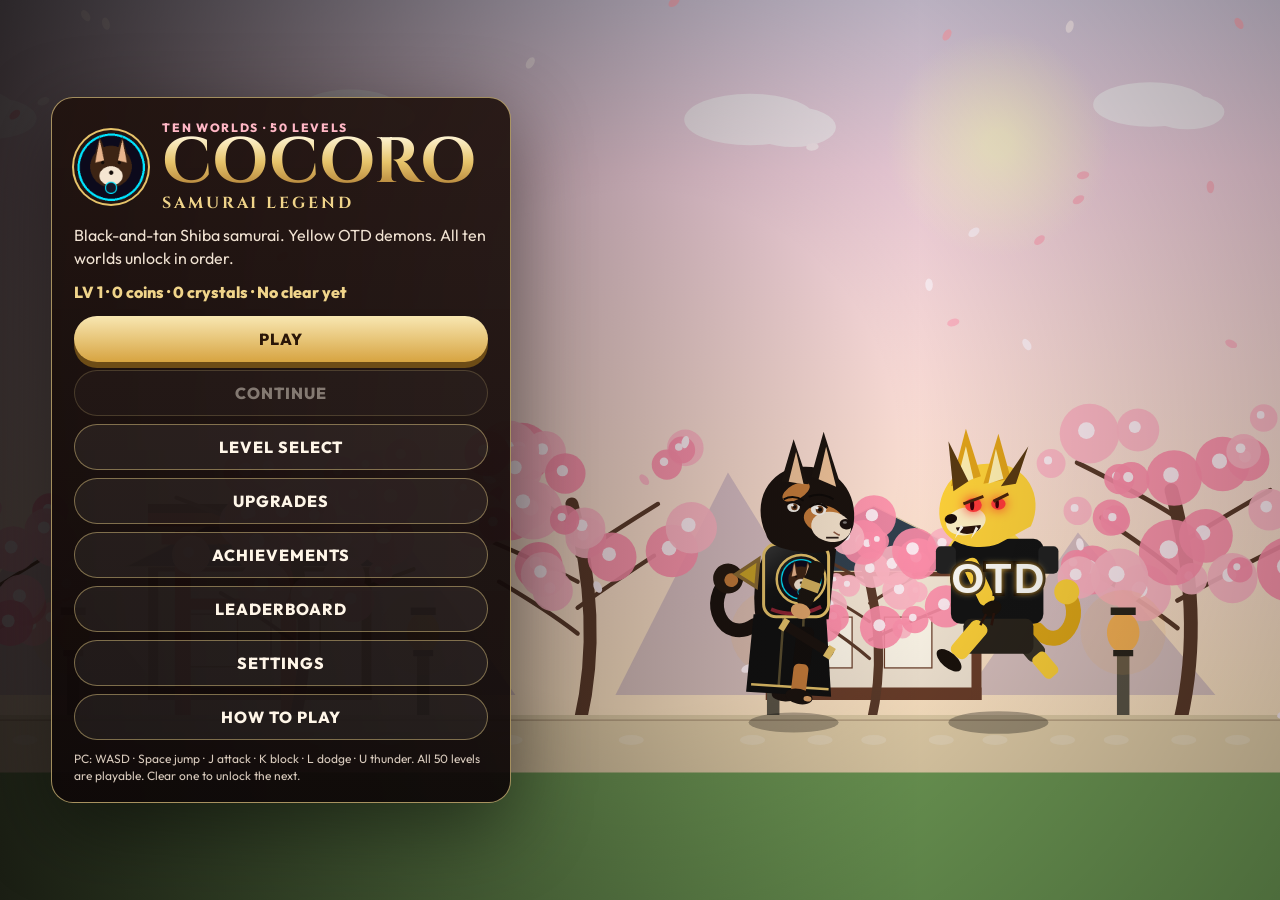
<file: index.html>
<!DOCTYPE html>
<html lang="en">
<head>
  <meta charset="UTF-8" />
  <meta name="viewport" content="width=device-width, initial-scale=1, maximum-scale=1, user-scalable=no, viewport-fit=cover" />
  <meta name="theme-color" content="#1a100e" />
  <meta name="description" content="COCORO: SAMURAI LEGEND — all 50 levels across ten worlds. Black-and-tan Shiba samurai versus yellow OTD demons." />
  <meta name="mobile-web-app-capable" content="yes" />
  <meta name="apple-mobile-web-app-capable" content="yes" />
  <meta name="apple-mobile-web-app-status-bar-style" content="black-translucent" />
  <meta name="apple-mobile-web-app-title" content="COCORO" />
  <title>COCORO: SAMURAI LEGEND</title>
  <link rel="manifest" href="./manifest.json" />
  <link rel="icon" href="./icons/favicon.png" />
  <link rel="apple-touch-icon" href="./icons/icon-180.png" />
  <link rel="preconnect" href="https://fonts.googleapis.com" />
  <link rel="preconnect" href="https://fonts.gstatic.com" crossorigin />
  <link href="https://fonts.googleapis.com/css2?family=Cinzel:wght@700;900&family=Outfit:wght@500;650;800&display=swap" rel="stylesheet" />
  <script type="module" crossorigin src="./assets/game.js"></script>
  <link rel="stylesheet" crossorigin href="./assets/index-aIIx045X.css">
</head>
<body>
  <div id="app">
    <canvas id="c"></canvas>

    <div id="hud" class="hidden">
      <div class="hud-left">
        <div class="bar hp"><span id="hpFill"></span><em id="hpText">100</em></div>
        <div class="bar ki"><span id="kiFill"></span><em>KI</em></div>
      </div>
      <div class="hud-center">
        <div id="areaName">LEVEL 1 · VILLAGE GATE</div>
        <div id="bossWrap" class="hidden">
          <div id="bossName">KIBA · OTD WARDEN</div>
          <div class="bar boss"><span id="bossFill"></span></div>
          <div id="phasePips"><i></i><i></i><i></i></div>
        </div>
      </div>
      <div class="hud-right">
        <button id="btn-pause-hud" type="button" aria-label="Pause">II</button>
        <div id="scorePill">0</div>
        <div id="comboPill">COMBO</div>
        <div id="coinPill">0</div>
      </div>
    </div>

    <div id="callout"><b></b><small></small></div>
    <div id="hint" class="hidden"></div>
    <div id="toasts"></div>

    <div id="cine-word"></div>
    <div id="finish" class="hidden">
      <b>FINISH HIM!</b>
      <p>PC: J · J · U &nbsp;&nbsp; Mobile: FATALITY ×3</p>
      <div id="finish-pips"><span>J</span><span>J</span><span>U</span></div>
    </div>

    <div id="touch" class="hidden">
      <div id="stickZone" aria-label="Move">
        <div id="stickBase"></div>
        <div id="knob"></div>
      </div>
      <div id="buttons">
        <button id="b-dodge" type="button" data-act="dodge">DODGE</button>
        <button id="b-block" type="button" data-act="block">BLOCK</button>
        <button id="b-jump" type="button" data-act="jump">JUMP</button>
        <button id="b-ki" type="button" data-act="special">KI</button>
        <button id="b-slash" type="button" data-act="attack">SLASH</button>
        <button id="b-fat" type="button" data-act="fatality" class="hidden">FATALITY</button>
      </div>
    </div>

    <div id="screen-menu" class="screen">
      <div class="panel">
        <div class="brand">
          <img src="./icons/icon-192.png" width="74" height="74" alt="COCORO emblem" />
          <div>
            <p class="eyebrow">Ten worlds · 50 levels</p>
            <h1>COCORO</h1>
            <p class="sub">SAMURAI LEGEND</p>
          </div>
        </div>
        <p class="tag">Black-and-tan Shiba samurai. Yellow OTD demons. All ten worlds unlock in order.</p>
        <p class="meta" id="menu-meta"></p>
        <div class="col">
          <button id="btn-play" class="primary" type="button">PLAY</button>
          <button id="btn-continue" type="button">CONTINUE</button>
          <button id="btn-levels" type="button">LEVEL SELECT</button>
          <button id="btn-upgrades" type="button">UPGRADES</button>
          <button id="btn-achievements" type="button">ACHIEVEMENTS</button>
          <button id="btn-board" type="button">LEADERBOARD</button>
          <button id="btn-settings" type="button">SETTINGS</button>
          <button id="btn-help" type="button">HOW TO PLAY</button>
        </div>
        <p class="fine">PC: WASD · Space jump · J attack · K block · L dodge · U thunder. All 50 levels are playable. Clear one to unlock the next.</p>
      </div>
    </div>

    <div id="screen-levels" class="screen dim hidden">
      <div class="panel wide">
        <h2>Level Select</h2>
        <p class="tag">All 50 levels unlock in order across ten worlds, from Sakura Village to Lord OTD.</p>
        <div id="level-grid"></div>
        <button id="btn-levels-back" type="button">BACK</button>
      </div>
    </div>

    <div id="screen-upgrades" class="screen dim hidden">
      <div class="panel wide">
        <h2>Upgrades</h2>
        <p id="upgrade-wallet" class="tag"></p>
        <div id="upgrade-list"></div>
        <button id="btn-upgrades-back" type="button">BACK</button>
      </div>
    </div>

    <div id="screen-achievements" class="screen dim hidden">
      <div class="panel wide">
        <h2>Achievements</h2>
        <div id="ach-list"></div>
        <button id="btn-ach-back" type="button">BACK</button>
      </div>
    </div>

    <div id="screen-board" class="screen dim hidden">
      <div class="panel">
        <h2>Leaderboard</h2>
        <p class="tag">Local to this browser. No online ranks.</p>
        <div id="board-list"></div>
        <button id="btn-board-back" type="button">BACK</button>
      </div>
    </div>

    <div id="screen-settings" class="screen dim hidden">
      <div class="panel">
        <h2>Settings</h2>
        <label>Music <input id="set-music" type="range" min="0" max="1" step="0.05" /></label>
        <label>SFX <input id="set-sfx" type="range" min="0" max="1" step="0.05" /></label>
        <label class="check"><input id="set-voice" type="checkbox" /> English voice labels</label>
        <label class="check"><input id="set-shake" type="checkbox" /> Screen shake</label>
        <label>Touch controls
          <select id="set-touch">
            <option value="auto">Auto</option>
            <option value="on">Always on</option>
            <option value="off">Off</option>
          </select>
        </label>
        <div class="col">
          <button id="btn-how" type="button">HOW TO PLAY</button>
          <button id="btn-reset" class="danger" type="button">RESET SAVE</button>
          <button id="btn-settings-back" class="primary" type="button">BACK</button>
        </div>
      </div>
    </div>

    <div id="screen-tutorial" class="screen dim hidden">
      <div class="panel wide">
        <h2>How to fight</h2>
        <ul class="help">
          <li><b>Move</b> WASD or the stick. <b>Jump</b> Space or JUMP. A second press is a double jump.</li>
          <li><b>J / SLASH</b> chains jab, kick, katana, spinning slash. <b>SHUH!</b> marks the blade.</li>
          <li><b>K / BLOCK</b> chip-damages frontal hits. Tap block as the strike lands for <b>COUNTER!</b></li>
          <li><b>L / DODGE</b> rolls through attacks. <b>U / KI</b> spends ki on Thunder Strike.</li>
          <li><b>OTD grunts</b> walk in and claw. <b>Ninjas</b> dash and throw stars. <b>Blades</b> use a katana and can guard.</li>
          <li>World bosses: <b>Kiba</b> (1), <b>Goro</b> (5), <b>Take</b> (10), <b>Kage</b> (15), <b>Homa</b> (20), <b>Yuki</b> (25), <b>Neon</b> (30), <b>Ryu</b> (35), <b>Kuro</b> (40), <b>Fang</b> (45), <b>Lord OTD</b> (50). Three phases. At zero health: <b>FINISH HIM!</b> then J, J, U (or FATALITY three times).</li>
          <li>Kiba, Kage, Yuki, Ryu, and Fang use blue flame. Goro, Take, Homa, Neon, Kuro, and Lord OTD use thunder. Armor breaks into metal. The demon becomes dark energy. No gore. The other levels are fights without a fatality.</li>
        </ul>
        <label class="check"><input id="help-remember" type="checkbox" checked /> Don't show this again before Play</label>
        <div class="row">
          <button id="btn-help-back" type="button">BACK</button>
          <button id="btn-fight" class="primary" type="button">FIGHT</button>
        </div>
      </div>
    </div>

    <div id="screen-pause" class="screen dim hidden">
      <div class="panel">
        <h2>Paused</h2>
        <p class="tag">WASD · Space · J · K · L · U</p>
        <div class="col">
          <button id="btn-resume" class="primary" type="button">RESUME</button>
          <button id="btn-pause-settings" type="button">SETTINGS</button>
          <button id="btn-quit" type="button">SAVE &amp; QUIT</button>
        </div>
        <p class="fine">Quit saves this area. Continue restarts the area with your saved health. Enemies respawn.</p>
      </div>
    </div>

    <div id="screen-victory" class="screen dim hidden">
      <div class="panel">
        <p class="eyebrow" id="vic-kicker">Level cleared</p>
        <h2>COCORO WINS</h2>
        <div id="vic-rank" class="rank">S</div>
        <p id="vic-score" class="score">0</p>
        <p id="vic-detail" class="tag"></p>
        <p class="fine" id="vic-note"></p>
        <div class="row">
          <button id="btn-vic-menu" type="button">MENU</button>
          <button id="btn-vic-again" type="button">REPLAY</button>
          <button id="btn-vic-next" class="primary hidden" type="button">NEXT LEVEL</button>
        </div>
      </div>
    </div>

    <div id="screen-dead" class="screen dim hidden">
      <div class="panel">
        <h2>Defeated</h2>
        <p id="dead-detail" class="tag"></p>
        <div class="row">
          <button id="btn-dead-menu" type="button">MENU</button>
          <button id="btn-retry" class="primary" type="button">RETRY AREA</button>
        </div>
      </div>
    </div>

    <div id="installBanner">
      <span>Add COCORO to your home screen</span>
      <button id="btn-install" type="button">Install</button>
      <button id="btn-install-dismiss" type="button" aria-label="Dismiss">✕</button>
    </div>
    <pre id="fatal" hidden></pre>
  </div>
</body>
</html>
</file>
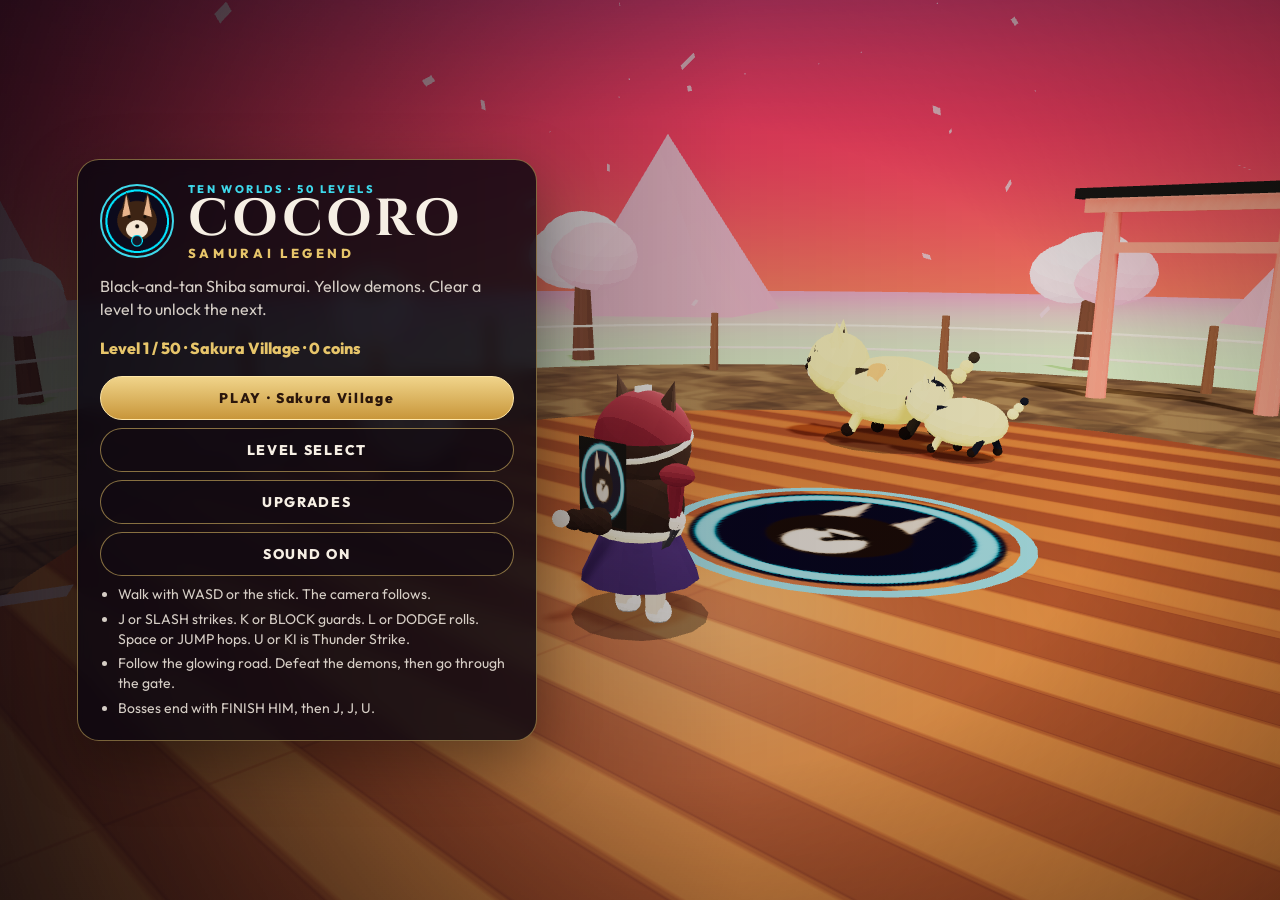
<file: 3d/index.html>
<!DOCTYPE html>
<html lang="en">
<head>
  <meta charset="UTF-8" />
  <meta name="viewport" content="width=device-width, initial-scale=1, maximum-scale=1, user-scalable=no, viewport-fit=cover" />
  <meta name="theme-color" content="#140c16" />
  <meta name="description" content="COCORO 3D — the same fifty-level legend. A black-and-tan Shiba samurai fights yellow demons." />
  <meta name="mobile-web-app-capable" content="yes" />
  <meta name="apple-mobile-web-app-capable" content="yes" />
  <meta name="apple-mobile-web-app-status-bar-style" content="black-translucent" />
  <meta name="apple-mobile-web-app-title" content="COCORO 3D" />
  <title>COCORO 3D</title>
  <link rel="manifest" href="./manifest.json" />
  <link rel="icon" href="./icons/favicon.png" />
  <link rel="apple-touch-icon" href="./icons/icon-180.png" />
  <link rel="preconnect" href="https://fonts.googleapis.com" />
  <link rel="preconnect" href="https://fonts.gstatic.com" crossorigin />
  <link href="https://fonts.googleapis.com/css2?family=Cinzel:wght@700;900&family=Outfit:wght@500;700;800&display=swap" rel="stylesheet" />
  <link rel="stylesheet" href="./style.css" />
</head>
<body>
  <canvas id="c" tabindex="0" aria-label="COCORO 3D courtyard"></canvas>
  <div id="vignette"></div>
  <p id="boot" role="status">Loading the courtyard…</p>

  <div id="hud" class="hidden">
    <div class="hud-left">
      <div class="bar hp"><span id="hpFill"></span><em id="hpText">140</em></div>
      <div class="bar ki"><span id="kiFill"></span><em>KI</em></div>
    </div>
    <div class="hud-center">
      <div id="areaName">SAKURA VILLAGE</div>
      <div id="waveText">VILLAGE GATE</div>
      <div id="objective">Defeat the demons</div>
      <div id="bossWrap" class="hidden">
        <span id="bossName">KIBA</span>
        <div class="bar boss"><span id="bossFill"></span></div>
      </div>
    </div>
    <div class="hud-right">
      <button id="btn-pause" type="button" aria-label="Pause">II</button>
      <div id="coinPill">0</div>
      <div id="scorePill">0</div>
      <div id="comboPill">COMBO</div>
    </div>
  </div>

  <div id="callout" aria-live="polite"></div>
  <div id="hint" class="hidden"></div>
  <div id="floats"></div>

  <div id="touch" class="hidden">
    <div id="stickZone" aria-label="Move">
      <div id="stickBase"></div>
      <div id="knob"></div>
    </div>
    <div id="buttons">
      <button id="b-ki" type="button" data-act="special">KI</button>
      <button id="b-dodge" type="button" data-act="dodge">DODGE</button>
      <button id="b-block" type="button" data-act="block">BLOCK</button>
      <button id="b-jump" type="button" data-act="jump">JUMP</button>
      <button id="b-slash" type="button" data-act="attack">SLASH</button>
      <button id="b-fat" type="button">FATALITY</button>
    </div>
  </div>

  <div id="tutor" class="hidden">
    <div class="panel">
      <p class="eyebrow">LEVEL 1</p>
      <h1>HOW TO PLAY</h1>
      <ul class="help">
        <li>Move with the stick or WASD. The camera stays behind you.</li>
        <li>SLASH or J chains hits. BLOCK or K guards. DODGE or L rolls. JUMP or Space hops.</li>
        <li>KI or U is Thunder Strike. Follow the bright arrows. Clear the demons to open the gate.</li>
      </ul>
      <button id="btn-tutor" class="primary" type="button">GOT IT</button>
    </div>
  </div>

  <div id="finish" aria-live="polite">
    <b>FINISH HIM!</b>
    <p>J · J · U &nbsp;or&nbsp; FATALITY ×3</p>
    <div id="finish-pips"><span>J</span><span>J</span><span>U</span></div>
  </div>

  <section id="screen-menu" class="screen">
    <div class="panel">
      <div class="brand">
        <img src="./icons/icon-192.png" width="74" height="74" alt="COCORO emblem" />
        <div>
          <p class="eyebrow">TEN WORLDS · 50 LEVELS</p>
          <h1>COCORO</h1>
          <p class="sub">SAMURAI LEGEND</p>
        </div>
      </div>
      <p class="tag">Black-and-tan Shiba samurai. Yellow demons. Clear a level to unlock the next.</p>
      <p class="meta" id="menu-best"></p>
      <div class="col">
        <button id="btn-play" class="primary" type="button">PLAY</button>
        <button id="btn-continue" class="ghost hidden" type="button">CONTINUE</button>
        <button id="btn-levels" type="button" class="ghost">LEVEL SELECT</button>
        <button id="btn-upgrades" type="button" class="ghost">UPGRADES</button>
        <button id="btn-mute" class="sound" type="button">SOUND ON</button>
      </div>
      <ul class="help">
        <li>Walk with WASD or the stick. The camera follows.</li>
        <li>J or SLASH strikes. K or BLOCK guards. L or DODGE rolls. Space or JUMP hops. U or KI is Thunder Strike.</li>
        <li>Follow the glowing road. Defeat the demons, then go through the gate.</li>
        <li>Bosses end with FINISH HIM, then J, J, U.</li>
      </ul>
    </div>
  </section>

  <section id="screen-pause" class="screen hidden">
    <div class="panel">
      <p class="eyebrow">PAUSED</p>
      <h1>HOLD</h1>
      <p class="tag">WASD · Space · J · K · L · U</p>
      <div class="col">
        <button id="btn-resume" class="primary" type="button">CONTINUE</button>
        <button id="btn-retry" class="ghost" type="button">RETRY</button>
        <button id="btn-quit" class="ghost" type="button">QUIT</button>
        <button id="btn-mute-2" class="sound" type="button">SOUND ON</button>
      </div>
    </div>
  </section>

  <section id="screen-levels" class="screen hidden">
    <div class="panel">
      <p class="eyebrow">TEN WORLDS</p>
      <h1>LEVELS</h1>
      <p class="tag">Clear a level to unlock the next. Replay any open level.</p>
      <div id="level-grid"></div>
      <button id="btn-levels-back" class="ghost" type="button">BACK</button>
    </div>
  </section>

  <section id="screen-upgrades" class="screen hidden">
    <div class="panel">
      <p class="eyebrow">EARNED IN BATTLE</p>
      <h1>UPGRADES</h1>
      <p id="upgrade-wallet" class="tag"></p>
      <div id="upgrade-list"></div>
      <button id="btn-upgrades-back" class="ghost" type="button">BACK</button>
    </div>
  </section>

  <section id="screen-end" class="screen hidden">
    <div class="panel">
      <p class="eyebrow" id="end-kicker">MOON COURTYARD</p>
      <h1 id="end-title">CLEAR</h1>
      <p id="end-text"></p>
      <p id="end-score"></p>
      <div class="col">
        <button id="btn-again" class="primary" type="button">PLAY AGAIN</button>
        <button id="btn-end-menu" class="ghost" type="button">MENU</button>
      </div>
    </div>
  </section>

  <script type="module" src="./game.js"></script>
</body>
</html>
</file>
<file: assets/index-aIIx045X.css>
:root{--ink:#1a100e;--gold:#f0d48a;--gold-deep:#a9762f;--paper:#fff6e8;--sakura:#ffb7c5;color:var(--paper);font-synthesis:none;font-family:Outfit,Segoe UI,system-ui,sans-serif}*{box-sizing:border-box;-webkit-tap-highlight-color:transparent;margin:0;padding:0}html,body,#app{width:100%;height:100%}html,body{touch-action:none;-webkit-user-select:none;user-select:none;background:#120c0a;overflow:hidden}#app{position:fixed;inset:0}canvas{background:#1a120e;width:100%;height:100%;display:block}button,input,select{font:inherit;color:inherit}button{cursor:pointer;color:var(--paper);letter-spacing:.06em;background:#ffffff0f;border:1px solid #f0d48a73;border-radius:999px;min-height:46px;padding:10px 16px;font-weight:800}button:disabled{opacity:.45;cursor:default}button:focus-visible,select:focus-visible{outline-offset:3px;outline:2px solid #fff}button.primary{color:#2a1608;background:linear-gradient(#f8e7b2,#d7a441);border:none;box-shadow:0 6px #6d4c16}button.primary:active{transform:translateY(3px);box-shadow:0 3px #6d4c16}button.danger{color:#ffd0c8;background:0 0;border-color:#e07a6a}.hidden{display:none!important}#hud{z-index:4;padding:max(10px, env(safe-area-inset-top)) 12px 0;pointer-events:none;justify-content:space-between;gap:8px;display:flex;position:absolute;top:0;left:0;right:0}.hud-left,.hud-right,.hud-center{flex-direction:column;gap:6px;min-width:0;display:flex}.hud-right{pointer-events:none;align-items:flex-end}.hud-center{flex:1;align-items:center}#areaName,#bossName{letter-spacing:.14em;text-shadow:0 2px 8px #0009;font-family:Cinzel,Palatino,serif;font-size:12px}#bossName{color:#ffb089}.bar{background:#00000073;border:1px solid #ffffff40;border-radius:999px;width:min(220px,28vw);height:16px;position:relative;overflow:hidden}.bar span{background:linear-gradient(90deg,#7dce6a,#e7f5a8);width:100%;height:100%;display:block}.bar.ki span{background:linear-gradient(90deg,#3d5bd6,#9ec0ff);width:100%}.bar.boss{width:min(420px,54vw);height:14px}.bar.boss span{background:linear-gradient(90deg,#ff5a3c,#ffd76a)}.bar em{letter-spacing:.08em;color:#1a100e;text-shadow:none;justify-content:center;align-items:center;font-size:10px;font-style:normal;font-weight:800;display:flex;position:absolute;inset:0}#phasePips{gap:6px;display:flex}#phasePips i{background:#ffffff40;border-radius:50%;width:10px;height:10px;display:block}#phasePips i.on{background:#ff5a3c;box-shadow:0 0 8px #ff5a3c}#scorePill,#comboPill,#coinPill,#btn-pause-hud{background:#100806b8;border:1px solid #f0d48a73;border-radius:999px;padding:4px 10px;font-size:13px;font-weight:800}#comboPill.hot{color:#ffd76a;border-color:#ffd76a}#btn-pause-hud{pointer-events:auto;width:42px;height:36px;min-height:36px;padding:0}#callout{z-index:5;text-align:center;pointer-events:none;opacity:0;position:absolute;top:18%;left:0;right:0;transform:scale(.92)}#callout.show{opacity:1;transition:all .15s ease-out;transform:scale(1)}#callout b{letter-spacing:.04em;text-shadow:0 4px #2a120c,0 0 24px #00000073;font-family:Cinzel,Palatino,serif;font-size:clamp(28px,6vw,68px);display:block}#callout.finish b{color:#ffd76a}#callout.combo b{color:#f3fff0}#callout.boss b{color:#ffb089}#callout small{letter-spacing:.16em;margin-top:4px;font-weight:800;display:block}#hint{z-index:4;text-align:center;pointer-events:none;background:#100806b8;border:1px solid #f0d48a66;border-radius:14px;max-width:min(720px,92vw);padding:8px 12px;font-size:13px;position:absolute;top:64px;left:50%;transform:translate(-50%)}#toasts{z-index:6;pointer-events:none;flex-direction:column;align-items:flex-end;gap:6px;display:flex;position:absolute;top:150px;right:12px}#cine-word{z-index:7;text-align:center;pointer-events:none;letter-spacing:.06em;color:#ffd76a;text-shadow:0 0 24px #ff5a3cbf,0 4px #4a1010;opacity:0;font-family:Cinzel,Palatino,serif;font-size:clamp(42px,8vw,96px);font-weight:900;position:absolute;top:14%;left:0;right:0}#cine-word.show{opacity:1;animation:.35s cubic-bezier(.2,1.4,.3,1) slam}.toast{border:1px solid var(--gold);color:var(--gold);background:#140c08e0;border-radius:12px;padding:8px 12px;font-size:13px;font-weight:700}#finish{z-index:6;text-align:center;pointer-events:none;position:absolute;top:12%;left:0;right:0}#finish b{color:#ffd76a;text-shadow:0 0 24px #ff5a3ccc,0 4px #4a1010;font-family:Cinzel,Palatino,serif;font-size:clamp(42px,8vw,92px);animation:.45s cubic-bezier(.2,1.4,.3,1) slam;display:block}#finish p{letter-spacing:.08em;margin-top:6px;font-weight:800}#finish-pips{justify-content:center;gap:10px;margin-top:10px;display:flex}#finish-pips span{background:#00000059;border:2px solid #ffffff59;border-radius:14px;place-items:center;width:54px;height:54px;font-family:Cinzel,serif;font-size:22px;display:grid}#finish-pips span.next{border-color:#ffd76a;box-shadow:0 0 16px #ffd76ab3}#finish-pips span.done{color:#2a1608;background:#f0d48a}@keyframes slam{0%{opacity:0;transform:scale(1.4)}to{opacity:1;transform:scale(1)}}#touch{z-index:5;height:min(220px,34vh);padding:8px 10px calc(8px + env(safe-area-inset-bottom));gap:10px;display:flex;position:absolute;bottom:0;left:0;right:0}#stickZone{flex:none;width:132px;position:relative}#stickBase{background:#00000047;border:2px solid #f0d48a8c;border-radius:50%;width:120px;height:120px;position:absolute;bottom:6px;left:6px}#knob{background:radial-gradient(circle at 35% 35%,#fff,#e6c36a 42%,#8a6230);border-radius:50%;width:54px;height:54px;position:absolute;bottom:39px;left:39px;box-shadow:0 6px 16px #00000059}#buttons{flex:1;grid-template-columns:1fr 1fr 1.15fr;grid-template-areas:"dodge block jump""ki slash slash""fat fat fat";gap:8px;display:grid}#b-dodge{grid-area:dodge}#b-block{grid-area:block}#b-jump{background:linear-gradient(#8fd0ea,#2c6f9c);border:none;grid-area:jump}#b-ki{background:linear-gradient(#8aa6ff,#3146a8);border:none;grid-area:ki}#b-slash{background:linear-gradient(#e85d4c,#9d2430);border:none;grid-area:slash;font-size:1.15rem}#b-fat{color:#2a1608;background:linear-gradient(#ffe08a,#e0a020);border:none;grid-area:fat;min-height:52px}#buttons button:active{filter:brightness(1.15);transform:scale(.98)}.screen{z-index:8;pointer-events:none;display:flex;position:absolute;inset:0}.screen.dim{pointer-events:auto;background:#0805049e;justify-content:center;align-items:center;padding:16px}#screen-menu{background:linear-gradient(90deg,#0c0808c7 0%,#0c080847 46%,#0c080800 72%);justify-content:flex-start;align-items:center;padding:max(16px,4vh) max(16px,4vw)}.panel{pointer-events:auto;background:linear-gradient(#20120eeb,#0e0808f0);border:1px solid #f0d48aa6;border-radius:22px;width:min(460px,100%);max-height:min(92dvh,920px);padding:22px 22px 18px;overflow:auto;box-shadow:0 24px 80px #00000073}.panel.wide{width:min(760px,100%)}.brand{align-items:center;gap:14px;display:flex}.brand img{border-radius:50%;box-shadow:0 0 0 2px #e6c36a}h1,h2,.sub,.rank{font-family:Cinzel,Palatino,serif}h1{background:linear-gradient(#fff6d8,#e6c36a 48%,#a9762f);color:#0000;-webkit-background-clip:text;background-clip:text;font-size:clamp(40px,7vw,64px);line-height:.9}.sub{letter-spacing:.18em;color:var(--gold);font-weight:700}h2{color:var(--gold);margin-bottom:8px;font-size:clamp(28px,4vw,40px)}.eyebrow{letter-spacing:.14em;text-transform:uppercase;color:var(--sakura);font-size:12px;font-weight:800}.tag,.fine,.meta{color:#f0e2d2;line-height:1.45}.tag{margin:10px 0}.fine{color:#d9cbbd;margin-top:10px;font-size:12px}.meta{color:var(--gold);min-height:1.2em;font-weight:800}.col,.row{flex-direction:column;gap:8px;margin-top:12px;display:flex}.row{flex-direction:row}.row>button,.col>button{flex:1}.help{flex-direction:column;gap:8px;margin:8px 0 12px 18px;display:flex}.help li{line-height:1.4}label{justify-content:space-between;align-items:center;gap:12px;margin:8px 0;font-weight:700;display:flex}label.check{justify-content:flex-start}input[type=range]{width:160px}select{background:#2a1a14;border:1px solid #f0d48a73;border-radius:10px;padding:8px}.rank{text-align:center;color:#ffd76a;text-shadow:0 6px #4a3010;font-size:72px}.score{text-align:center;font-size:28px;font-weight:800}.world{margin:14px 0}.world h3{letter-spacing:.08em;color:var(--gold);margin-bottom:8px;font-size:14px}.level-row{grid-template-columns:repeat(5,minmax(0,1fr));gap:8px;display:grid}.level{text-align:left;letter-spacing:0;border-radius:14px;flex-direction:column;align-items:flex-start;min-height:84px;padding:8px;display:flex}.level b{font-family:Cinzel,serif;font-size:18px}.level span{font-size:12px;font-weight:650}.level small{opacity:.8;font-size:10px}.level.on{background:#f0d48a1f;border-color:#ffd76a}.level.locked{opacity:.55}.up-row,.ach,.board-row{border-bottom:1px solid #ffffff14;justify-content:space-between;align-items:center;gap:10px;padding:8px 0;display:flex}.up-row div,.ach,.board-row{flex-direction:column;align-items:flex-start;display:flex}.up-row{flex-direction:row}.up-row i{letter-spacing:.12em;color:var(--gold);font-style:normal}.ach.on b{color:var(--gold)}.empty{padding:12px 0}#installBanner{z-index:9;top:max(12px, env(safe-area-inset-top));border:1px solid var(--gold);background:#100806f0;border-radius:16px;align-items:center;gap:8px;max-width:min(420px,92vw);padding:10px 12px;display:none;position:absolute;right:12px}body.fighting #installBanner{display:none!important}#installBanner.show{display:flex}#fatal{z-index:20;color:#fff;white-space:pre-wrap;background:#2a0808;padding:12px;position:absolute;inset:12px;overflow:auto}@media (width<=520px){#touch{height:min(200px,32vh)}#stickZone{width:104px}#stickBase{width:96px;height:96px;bottom:4px;left:4px}#knob{width:46px;height:46px;bottom:29px;left:29px}#buttons{gap:6px}#buttons button{letter-spacing:.03em;min-height:44px;padding:6px 4px;font-size:12px}#hint{font-size:12px;top:86px}#toasts{top:86px}}@media (width<=800px){#screen-menu{background:#0c08088c;justify-content:center}.level-row{grid-template-columns:repeat(2,minmax(0,1fr))}.bar{width:28vw}#hint{font-size:12px}}@media (height<=520px){.panel{padding:12px}h1{font-size:36px}.brand img{width:52px;height:52px}}
</file>
<file: 3d/style.css>
:root {
  --ink: #140c16;
  --panel: rgba(12, 7, 16, 0.82);
  --cream: #f6efe4;
  --gold: #e7c56a;
  --cyan: #3ed8ea;
  --hp: #e23d4a;
  --ki: #49c6ff;
  --display: "Cinzel", Palatino, Georgia, serif;
  --ui: "Outfit", "Trebuchet MS", system-ui, sans-serif;
  color-scheme: dark;
}

* { box-sizing: border-box; }

html, body {
  margin: 0;
  height: 100%;
  overflow: hidden;
  background: var(--ink);
  color: var(--cream);
  font-family: var(--ui);
  touch-action: none;
  user-select: none;
  -webkit-user-select: none;
}

#c {
  position: fixed;
  inset: 0;
  width: 100%;
  height: 100%;
  display: block;
  touch-action: none;
}

#vignette {
  position: fixed;
  inset: 0;
  pointer-events: none;
  background: radial-gradient(ellipse at center, transparent 52%, rgba(0, 0, 0, 0.42) 100%);
  z-index: 2;
}

body.low #vignette {
  box-shadow: inset 0 0 90px rgba(160, 16, 32, 0.45);
}

#boot {
  position: fixed;
  inset: 0;
  z-index: 20;
  display: grid;
  place-items: center;
  margin: 0;
  background: #140c16;
  font-family: var(--display);
  letter-spacing: 0.08em;
}

#boot[hidden] { display: none; }

#hud {
  position: fixed;
  inset: 0;
  z-index: 3;
  pointer-events: none;
  padding: calc(10px + env(safe-area-inset-top)) 14px 0;
}

#hud.hidden { display: none; }

.hud-left, .hud-right, .hud-center { position: absolute; }

.hud-left { top: calc(10px + env(safe-area-inset-top)); left: 14px; width: min(280px, 46vw); }

.hud-center {
  top: calc(8px + env(safe-area-inset-top));
  left: 50%;
  transform: translateX(-50%);
  text-align: center;
  width: min(420px, 54vw);
}

.hud-right {
  top: calc(10px + env(safe-area-inset-top));
  right: 14px;
  display: flex;
  flex-direction: column;
  align-items: flex-end;
  gap: 6px;
}

.bar {
  position: relative;
  height: 16px;
  border-radius: 999px;
  background: rgba(0, 0, 0, 0.55);
  border: 1px solid rgba(246, 239, 228, 0.28);
  overflow: hidden;
  margin-bottom: 6px;
}

.bar span {
  display: block;
  height: 100%;
  width: 100%;
  transform-origin: left center;
}

.bar.hp span { background: linear-gradient(90deg, #8e1424, var(--hp)); }
.bar.ki span { background: linear-gradient(90deg, #1a6ea8, var(--ki)); }
.bar.boss span { background: linear-gradient(90deg, #8a5a12, var(--gold)); }

.bar em {
  position: absolute;
  inset: 0;
  display: grid;
  place-items: center;
  font-style: normal;
  font-size: 10px;
  letter-spacing: 0.14em;
  font-weight: 800;
  text-shadow: 0 1px 1px #000;
}

#areaName {
  font-family: var(--display);
  font-size: 13px;
  letter-spacing: 0.16em;
  color: var(--gold);
}

#waveText {
  margin-top: 2px;
  font-size: 12px;
  letter-spacing: 0.18em;
  font-weight: 800;
  opacity: 0.9;
}

#objective {
  margin-top: 6px;
  display: inline-block;
  padding: 6px 12px;
  border-radius: 999px;
  background: rgba(255, 244, 210, 0.92);
  color: #2a160c;
  font-weight: 800;
  letter-spacing: 0.04em;
  font-size: 14px;
}

#tutor {
  position: fixed;
  inset: 0;
  z-index: 8;
  display: grid;
  place-items: center;
  padding: 16px;
  background: rgba(8, 6, 16, 0.28);
}
#tutor.hidden { display: none; }
#tutor .panel { width: min(440px, 100%); }

#bossWrap { margin-top: 6px; }
#bossWrap.hidden { display: none; }

#bossName {
  display: block;
  font-size: 11px;
  letter-spacing: 0.2em;
  font-weight: 800;
  margin-bottom: 3px;
}

#btn-pause, .ghost, .primary, #buttons button, .sound {
  font-family: var(--ui);
  color: var(--cream);
  border: 1px solid rgba(231, 197, 106, 0.55);
  background: rgba(18, 10, 18, 0.72);
  border-radius: 999px;
  letter-spacing: 0.12em;
  font-weight: 800;
}

#btn-pause {
  pointer-events: auto;
  width: 42px;
  height: 42px;
  border-radius: 12px;
  font-size: 14px;
}

#scorePill, #comboPill {
  min-width: 72px;
  text-align: right;
  font-weight: 800;
  letter-spacing: 0.08em;
  text-shadow: 0 2px 0 #000;
}

#comboPill {
  color: var(--gold);
  opacity: 0;
  transform: scale(0.92);
}

#comboPill.on {
  opacity: 1;
  transform: scale(1);
}

#callout {
  position: fixed;
  z-index: 4;
  left: 50%;
  top: 24%;
  transform: translate(-50%, 10px);
  opacity: 0;
  pointer-events: none;
  font-family: var(--display);
  font-weight: 900;
  font-size: clamp(28px, 6vw, 68px);
  letter-spacing: 0.12em;
  color: #fff4d2;
  text-shadow: 0 4px 0 #4a1c12, 0 0 18px rgba(255, 186, 90, 0.45);
  white-space: nowrap;
}

#callout.show { opacity: 1; transform: translate(-50%, 0); }

#hint {
  position: fixed;
  z-index: 4;
  left: 50%;
  bottom: calc(18px + env(safe-area-inset-bottom));
  transform: translateX(-50%);
  max-width: min(640px, 92vw);
  text-align: center;
  font-size: 13px;
  letter-spacing: 0.04em;
  color: var(--cream);
  background: rgba(10, 6, 12, 0.62);
  border: 1px solid rgba(231, 197, 106, 0.35);
  border-radius: 999px;
  padding: 8px 14px;
  pointer-events: none;
}

#hint.hidden { display: none; }

body.touch #hint {
  bottom: auto;
  top: calc(72px + env(safe-area-inset-top));
  max-width: min(280px, 70vw);
}

#floats { position: fixed; inset: 0; z-index: 4; pointer-events: none; overflow: hidden; }

.floater {
  position: absolute;
  font-weight: 800;
  color: #fff6e8;
  text-shadow: 0 2px 0 #3a140c;
  font-size: 18px;
  will-change: transform, opacity;
}

.floater.crit { color: #ffe08a; font-size: 22px; }
.floater.heal { color: #9dffb0; }
.floater.bad { color: #ff9aa4; }

.screen {
  position: fixed;
  inset: 0;
  z-index: 5;
  display: flex;
  align-items: center;
  justify-content: flex-start;
  padding: 24px;
  padding-left: max(24px, 6vw);
  background: linear-gradient(90deg, rgba(8, 4, 12, 0.78), rgba(8, 4, 12, 0.18) 58%, rgba(8, 4, 12, 0.05));
  overflow: auto;
}

.screen.hidden { display: none; }

#screen-pause, #screen-end {
  justify-content: center;
  background: rgba(8, 4, 12, 0.62);
}

.panel {
  width: min(460px, 100%);
  background: var(--panel);
  border: 1px solid rgba(231, 197, 106, 0.48);
  border-radius: 22px;
  padding: 22px 22px 18px;
  box-shadow: 0 20px 60px rgba(0, 0, 0, 0.35);
  backdrop-filter: blur(8px);
}

.brand { display: flex; gap: 14px; align-items: center; }

.brand img {
  width: 74px;
  height: 74px;
  border-radius: 50%;
  border: 2px solid var(--cyan);
}

.eyebrow {
  margin: 0;
  letter-spacing: 0.22em;
  font-size: 11px;
  font-weight: 800;
  color: var(--cyan);
}

h1 {
  margin: 0;
  font-family: var(--display);
  font-size: 52px;
  line-height: 0.9;
  letter-spacing: 0.06em;
}

.sub {
  margin: 2px 0 0;
  letter-spacing: 0.28em;
  font-size: 13px;
  color: var(--gold);
  font-weight: 800;
}

.tag, .help, .meta, #end-text, #end-score {
  color: rgba(246, 239, 228, 0.86);
  line-height: 1.45;
}

.tag { margin: 14px 0 8px; }

.help { margin: 8px 0 0; padding-left: 18px; font-size: 14px; }

.help li { margin: 4px 0; }

.meta { min-height: 1.2em; font-weight: 800; color: var(--gold); }

.col, .row { display: flex; gap: 8px; margin-top: 12px; }

.col { flex-direction: column; }

.primary, .ghost, .sound {
  pointer-events: auto;
  padding: 12px 16px;
  font-size: 14px;
  cursor: pointer;
}

.primary {
  background: linear-gradient(180deg, #f0d48a, #c8963a);
  color: #2a160c;
  border-color: #ffe7a8;
}

.ghost.hidden, #btn-continue.hidden { display: none; }

#touch {
  position: fixed;
  inset: 0;
  z-index: 6;
  pointer-events: none;
}

#touch.hidden { display: none; }

#stickZone {
  pointer-events: auto;
  position: absolute;
  left: calc(8px + env(safe-area-inset-left));
  bottom: calc(12px + env(safe-area-inset-bottom));
  width: 196px;
  height: 196px;
  touch-action: none;
}

#stickBase, #knob {
  position: absolute;
  border-radius: 50%;
  border: 2px solid rgba(246, 239, 228, 0.45);
}

#stickBase {
  inset: 18px;
  background: rgba(255, 255, 255, 0.28);
  border-color: rgba(255, 244, 210, 0.8);
}

#knob {
  width: 74px;
  height: 74px;
  left: 61px;
  top: 61px;
  background: rgba(255, 214, 102, 0.85);
  border-color: #fff6d8;
}

#buttons { position: absolute; right: calc(10px + env(safe-area-inset-right)); bottom: calc(16px + env(safe-area-inset-bottom)); width: 210px; height: 360px; }

#buttons button {
  pointer-events: auto;
  position: absolute;
  width: 96px;
  height: 96px;
  border-radius: 50%;
  padding: 0;
  font-size: 13px;
  touch-action: none;
}

#b-slash {
  width: 112px;
  height: 112px;
  right: 0;
  bottom: 8px;
  background: linear-gradient(180deg, #ffe08a, #f0a030);
  color: #2a160c;
  font-size: 15px;
}

#b-jump { right: 0; bottom: 128px; background: linear-gradient(180deg, #b8fff0, #3ec8c0); color: #10302c; }
#b-ki { right: 0; bottom: 248px; width: 84px; height: 84px; }
#b-dodge { right: 100px; bottom: 248px; width: 84px; height: 84px; }
#b-block { right: 100px; bottom: 140px; width: 84px; height: 84px; }
#b-fat { right: 0; bottom: 8px; width: 112px; height: 112px; display: none; background: linear-gradient(180deg, #ffb067, #e85a28); color: #2a100c; font-size: 13px; }
body.finishing #b-fat { display: block; }
body.finishing #b-slash { display: none; }

#finish {
  display: none;
  position: fixed;
  z-index: 7;
  left: 50%;
  top: 18%;
  transform: translateX(-50%);
  text-align: center;
  pointer-events: none;
}
#finish.show { display: block; }
#finish b {
  display: block;
  font-family: var(--display);
  font-size: clamp(28px, 6vw, 64px);
  letter-spacing: 0.08em;
  color: #fff4d2;
  text-shadow: 0 4px 0 #4a1c12;
}
#finish p { margin: 6px 0; letter-spacing: 0.12em; font-weight: 800; }
#finish-pips span {
  display: inline-grid;
  place-items: center;
  width: 36px;
  height: 36px;
  margin: 0 4px;
  border-radius: 50%;
  border: 1px solid var(--gold);
  font-weight: 800;
}
#finish-pips span.on { background: var(--gold); color: #2a160c; }

#level-grid, #upgrade-list { margin-top: 10px; }
#level-grid {
  display: grid;
  grid-template-columns: repeat(5, minmax(0, 1fr));
  gap: 6px;
  max-height: min(52vh, 460px);
  overflow: auto;
  padding-right: 2px;
}
.lv-world {
  grid-column: 1 / -1;
  margin-top: 8px;
  font-size: 11px;
  letter-spacing: 0.14em;
  font-weight: 800;
  color: var(--gold);
}
.lv, .up-row {
  min-height: 46px;
  border-radius: 12px;
  border: 1px solid rgba(231, 197, 106, 0.45);
  background: rgba(18, 10, 18, 0.72);
  color: var(--cream);
  font-family: var(--ui);
  font-weight: 800;
}
.lv.cleared { border-color: var(--cyan); }
.lv.lock, .up-row:disabled { opacity: 0.38; }
#upgrade-list { display: flex; flex-direction: column; gap: 8px; }
.up-row { text-align: left; padding: 10px 12px; }
#screen-levels .panel, #screen-upgrades .panel { max-height: calc(100vh - 28px); overflow: auto; }

#buttons button.cd { opacity: 0.45; }
#buttons button.ready { box-shadow: 0 0 16px rgba(73, 198, 255, 0.85); }

@media (max-width: 720px) {
  .screen { justify-content: center; padding: 12px; background: rgba(8, 4, 12, 0.55); }
  h1 { font-size: 42px; }
  .hud-left { width: min(168px, 44vw); }
  .hud-center { width: min(210px, 48vw); }
  #areaName { font-size: 11px; letter-spacing: 0.08em; }
}

@media (max-height: 430px) {
  #stickZone, #buttons { transform: scale(0.78); }
  #stickZone { transform-origin: bottom left; }
  #buttons { transform-origin: bottom right; }
  .panel { padding: 12px; }
  h1 { font-size: 36px; }
  .help { font-size: 12px; }
}
</file>
